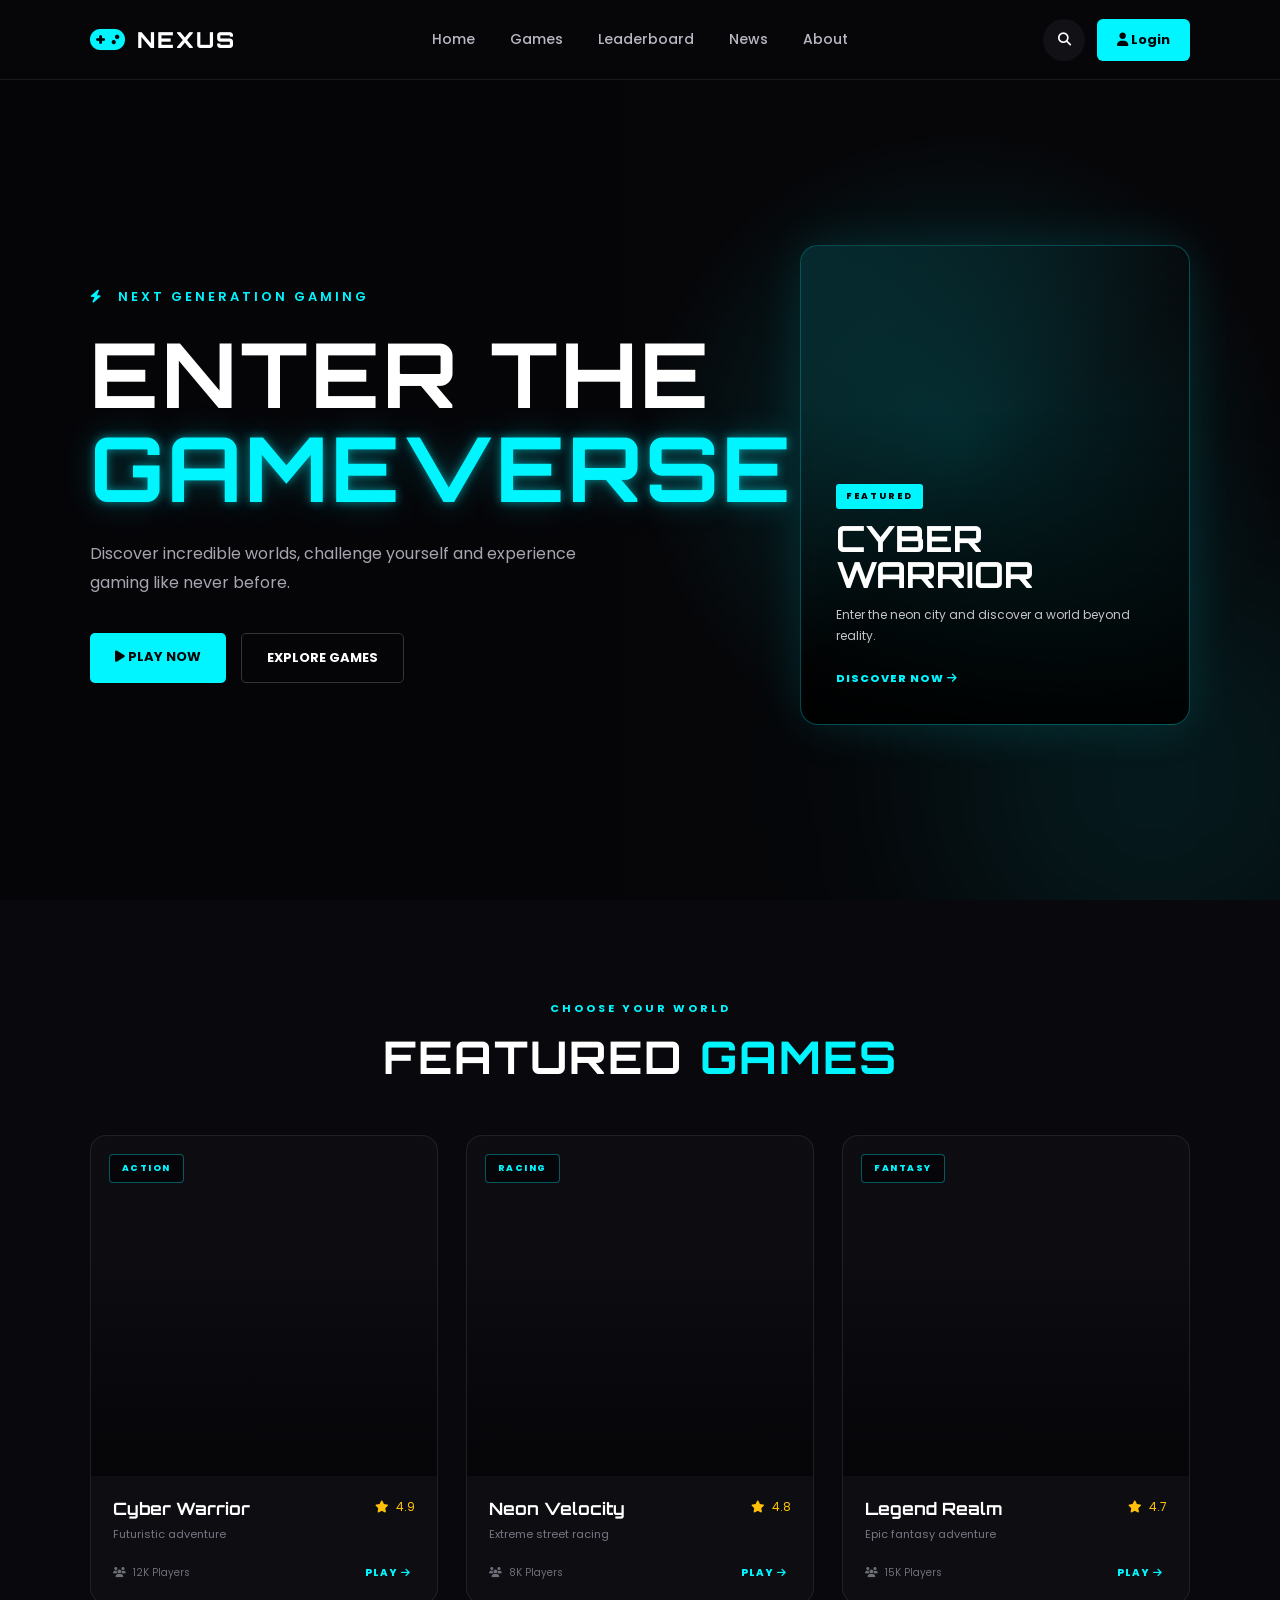
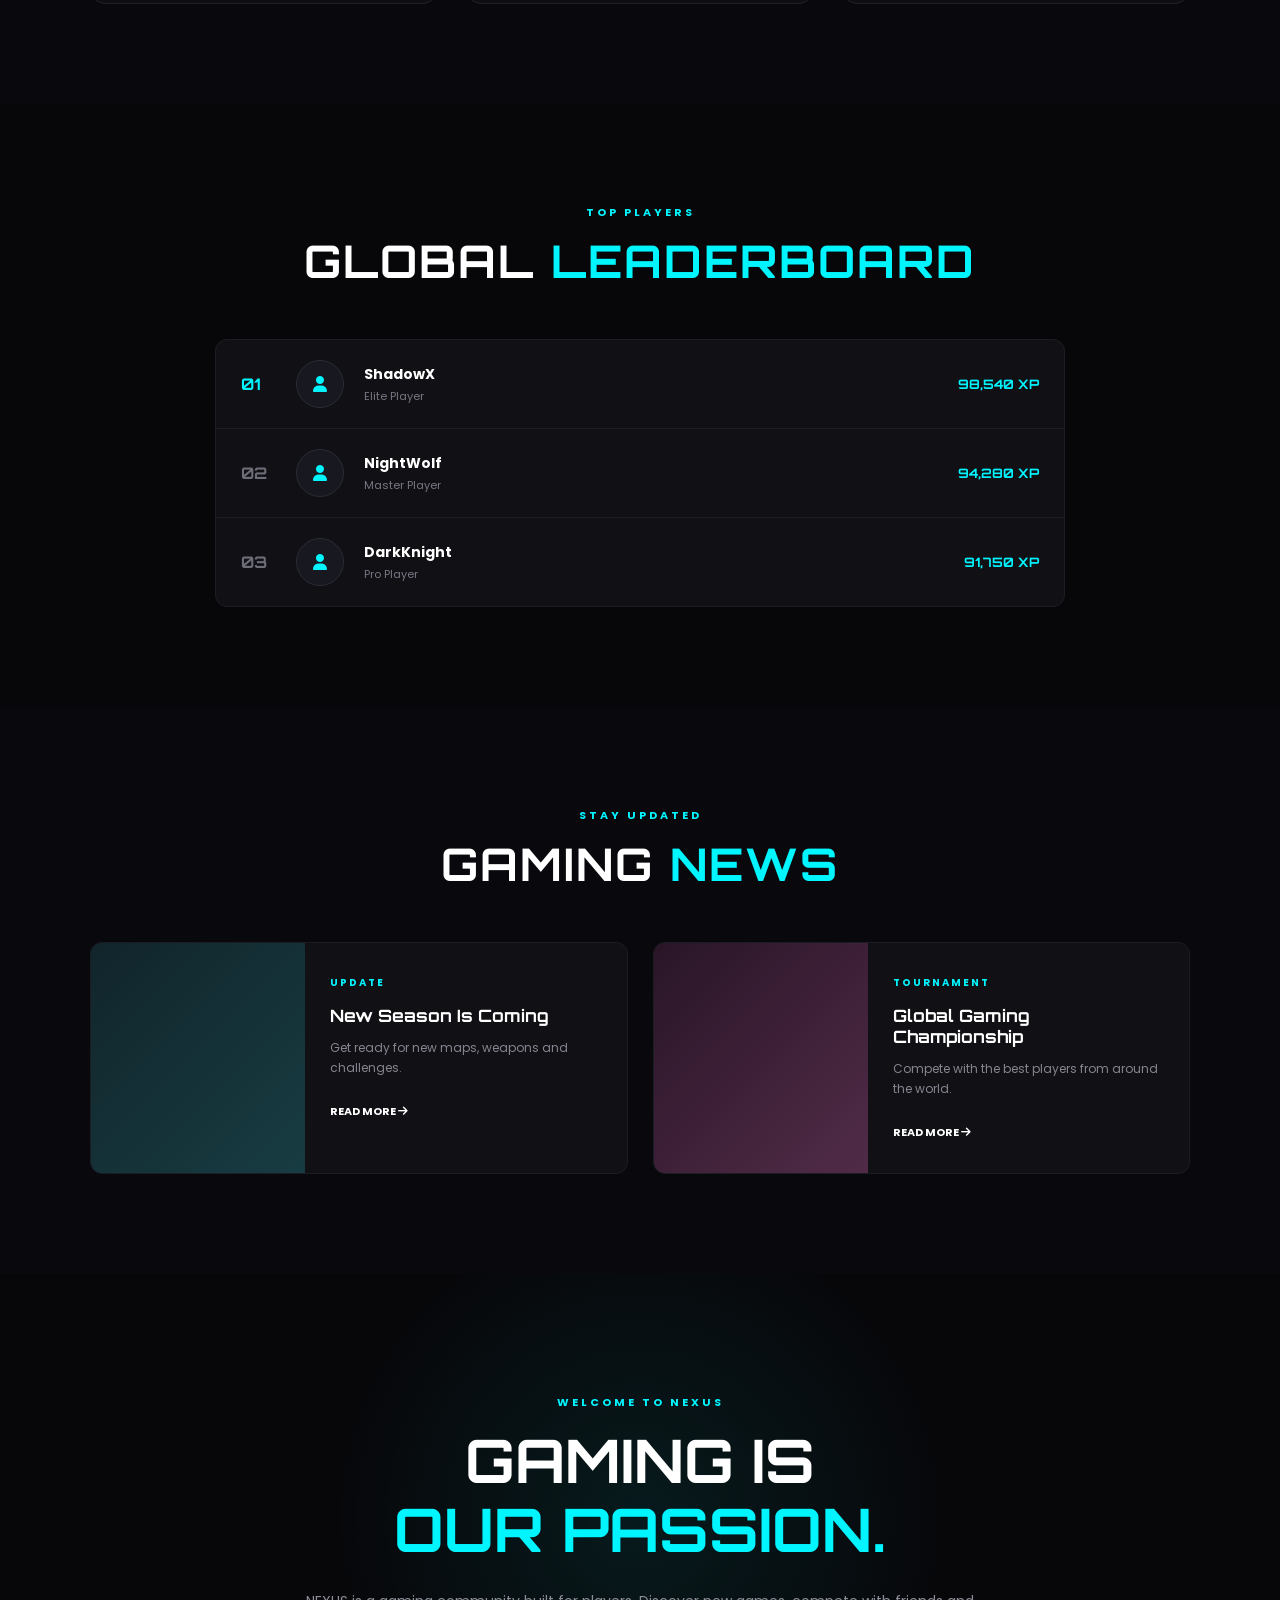
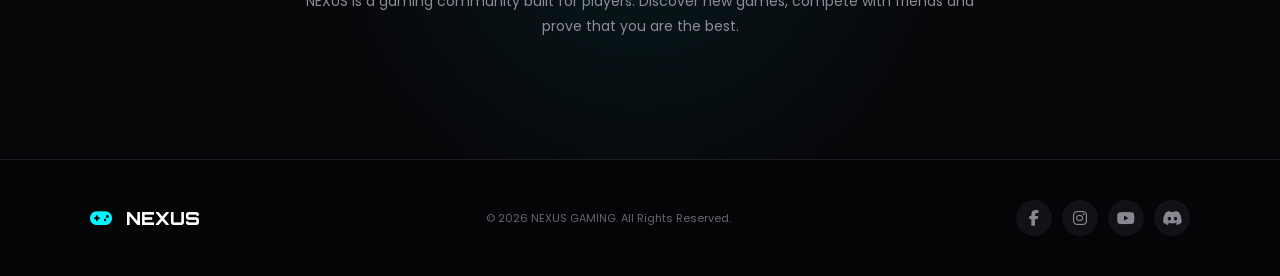
<file: index.html>
<!DOCTYPE html>
<html lang="en">
<head>
    <meta charset="UTF-8">
    <meta name="viewport" content="width=device-width, initial-scale=1.0">

    <title>NEXUS GAMING</title>

    <!-- Google Font -->
    <link rel="preconnect" href="https://fonts.googleapis.com">
    <link rel="preconnect" href="https://fonts.gstatic.com" crossorigin>
    <link href="https://fonts.googleapis.com/css2?family=Orbitron:wght@400;500;600;700;800&family=Poppins:wght@400;500;600;700&display=swap" rel="stylesheet">

    <!-- Font Awesome -->
    <link rel="stylesheet"
          href="https://cdnjs.cloudflare.com/ajax/libs/font-awesome/6.5.2/css/all.min.css">

    <!-- CSS -->
    <link rel="stylesheet" href="style.css">
</head>

<body>

    <!-- ================= HEADER ================= -->

    <header class="header">

        <div class="logo">
            <i class="fa-solid fa-gamepad"></i>
            <span>NEXUS</span>
        </div>

        <nav class="navbar">
            <a href="#home">Home</a>
            <a href="#games">Games</a>
            <a href="#leaderboard">Leaderboard</a>
            <a href="#news">News</a>
            <a href="#about">About</a>
        </nav>

        <div class="header-buttons">
            <button class="search-btn">
                <i class="fa-solid fa-magnifying-glass"></i>
            </button>

            <a href="login.html" class="login-btn">
    <i class="fa-solid fa-user"></i>
    Login
</a>
            </button>

            <button class="menu-btn">
                <i class="fa-solid fa-bars"></i>
            </button>
        </div>

    </header>


    <!-- ================= HOME ================= -->

 <section class="hero" id="home">

    <div class="hero-overlay"></div>

    <div class="hero-content">
        <p class="small-title">
            <i class="fa-solid fa-bolt"></i>
            NEXT GENERATION GAMING
        </p>

        <h1>
            ENTER THE<br>
            <span>GAMEVERSE</span>
        </h1>

        <p class="hero-text">
            Discover incredible worlds, challenge yourself
            and experience gaming like never before.
        </p>

        <div class="hero-buttons">
            <a href="#games" class="primary-btn">
                <i class="fa-solid fa-play"></i>
                PLAY NOW
            </a>

            <a href="#games" class="secondary-btn">
                EXPLORE GAMES
            </a>
        </div>
    </div>

    <div class="hero-feature">

        <div class="hero-feature-content">
            <span>FEATURED</span>

            <h2>CYBER<br>WARRIOR</h2>

            <p>
                Enter the neon city and discover
                a world beyond reality.
            </p>

            <a href="#games">
                DISCOVER NOW
                <i class="fa-solid fa-arrow-right"></i>
            </a>
        </div>

    </div>

</section>


    <!-- ================= FEATURED GAMES ================= -->
<section class="games-section" id="games">

    <div class="section-title">
        <p>CHOOSE YOUR WORLD</p>

        <h2>
            FEATURED <span>GAMES</span>
        </h2>
    </div>

    <div class="games-grid">

        <!-- GAME 1 -->

        <article class="game-card">

            <div class="game-image game-1">

                <div class="image-overlay"></div>

                <span class="game-tag">
                    ACTION
                </span>

                <button class="card-play">
                    <i class="fa-solid fa-play"></i>
                </button>

            </div>

            <div class="game-info">

                <div>
                    <h3>Cyber Warrior</h3>

                    <p>
                        Futuristic adventure
                    </p>
                </div>

                <div class="game-rating">
                    <i class="fa-solid fa-star"></i>
                    4.9
                </div>

            </div>

            <div class="game-footer">

                <span>
                    <i class="fa-solid fa-users"></i>
                    12K Players
                </span>

                <button class="play-game">
                    PLAY
                    <i class="fa-solid fa-arrow-right"></i>
                </button>

            </div>

        </article>


        <!-- GAME 2 -->

        <article class="game-card">

            <div class="game-image game-2">

                <div class="image-overlay"></div>

                <span class="game-tag">
                    RACING
                </span>

                <button class="card-play">
                    <i class="fa-solid fa-play"></i>
                </button>

            </div>

            <div class="game-info">

                <div>
                    <h3>Neon Velocity</h3>

                    <p>
                        Extreme street racing
                    </p>
                </div>

                <div class="game-rating">
                    <i class="fa-solid fa-star"></i>
                    4.8
                </div>

            </div>

            <div class="game-footer">

                <span>
                    <i class="fa-solid fa-users"></i>
                    8K Players
                </span>

                <button class="play-game">
                    PLAY
                    <i class="fa-solid fa-arrow-right"></i>
                </button>

            </div>

        </article>


        <!-- GAME 3 -->

        <article class="game-card">

            <div class="game-image game-3">

                <div class="image-overlay"></div>

                <span class="game-tag">
                    FANTASY
                </span>

                <button class="card-play">
                    <i class="fa-solid fa-play"></i>
                </button>

            </div>

            <div class="game-info">

                <div>
                    <h3>Legend Realm</h3>

                    <p>
                        Epic fantasy adventure
                    </p>
                </div>

                <div class="game-rating">
                    <i class="fa-solid fa-star"></i>
                    4.7
                </div>

            </div>

            <div class="game-footer">

                <span>
                    <i class="fa-solid fa-users"></i>
                    15K Players
                </span>

                <button class="play-game">
                    PLAY
                    <i class="fa-solid fa-arrow-right"></i>
                </button>

            </div>

        </article>

    </div>

</section>
 

    <!-- ================= LEADERBOARD ================= -->

    <section class="leaderboard" id="leaderboard">

        <div class="section-title">

            <p>TOP PLAYERS</p>

            <h2>
                GLOBAL <span>LEADERBOARD</span>
            </h2>

        </div>


        <div class="leaderboard-box">

            <div class="player player-top">

                <span class="rank">01</span>

                <div class="player-avatar">
                    <i class="fa-solid fa-user"></i>
                </div>

                <div class="player-info">
                    <h3>ShadowX</h3>
                    <p>Elite Player</p>
                </div>

                <strong>98,540 XP</strong>

            </div>


            <div class="player">

                <span class="rank">02</span>

                <div class="player-avatar">
                    <i class="fa-solid fa-user"></i>
                </div>

                <div class="player-info">
                    <h3>NightWolf</h3>
                    <p>Master Player</p>
                </div>

                <strong>94,280 XP</strong>

            </div>


            <div class="player">

                <span class="rank">03</span>

                <div class="player-avatar">
                    <i class="fa-solid fa-user"></i>
                </div>

                <div class="player-info">
                    <h3>DarkKnight</h3>
                    <p>Pro Player</p>
                </div>

                <strong>91,750 XP</strong>

            </div>

        </div>

    </section>


    <!-- ================= NEWS ================= -->

    <section class="news-section" id="news">

        <div class="section-title">

            <p>STAY UPDATED</p>

            <h2>
                GAMING <span>NEWS</span>
            </h2>

        </div>


        <div class="news-grid">

            <article class="news-card">

                <div class="news-image news-1"></div>

                <div class="news-content">

                    <span>UPDATE</span>

                    <h3>
                        New Season Is Coming
                    </h3>

                    <p>
                        Get ready for new maps,
                        weapons and challenges.
                    </p>

                    <a href="#">
                        READ MORE
                        <i class="fa-solid fa-arrow-right"></i>
                    </a>

                </div>

            </article>


            <article class="news-card">

                <div class="news-image news-2"></div>

                <div class="news-content">

                    <span>TOURNAMENT</span>

                    <h3>
                        Global Gaming Championship
                    </h3>

                    <p>
                        Compete with the best players
                        from around the world.
                    </p>

                    <a href="#">
                        READ MORE
                        <i class="fa-solid fa-arrow-right"></i>
                    </a>

                </div>

            </article>

        </div>

    </section>


    <!-- ================= ABOUT ================= -->

    <section class="about" id="about">

        <div class="about-content">

            <p>WELCOME TO NEXUS</p>

            <h2>
                GAMING IS<br>
                <span>OUR PASSION.</span>
            </h2>

            <p>
                NEXUS is a gaming community built for players.
                Discover new games, compete with friends and
                prove that you are the best.
            </p>

        </div>

    </section>


    <!-- ================= FOOTER ================= -->

    <footer class="footer">

        <div class="footer-logo">
            <i class="fa-solid fa-gamepad"></i>
            NEXUS
        </div>

        <p>
            © 2026 NEXUS GAMING. All Rights Reserved.
        </p>

        <div class="social-icons">

            <a href="#">
                <i class="fa-brands fa-facebook-f"></i>
            </a>

            <a href="#">
                <i class="fa-brands fa-instagram"></i>
            </a>

            <a href="#">
                <i class="fa-brands fa-youtube"></i>
            </a>

            <a href="#">
                <i class="fa-brands fa-discord"></i>
            </a>

        </div>

    </footer>


    <!-- JavaScript -->
    <script src="script.js"></script>

</body>
</html>
</file>
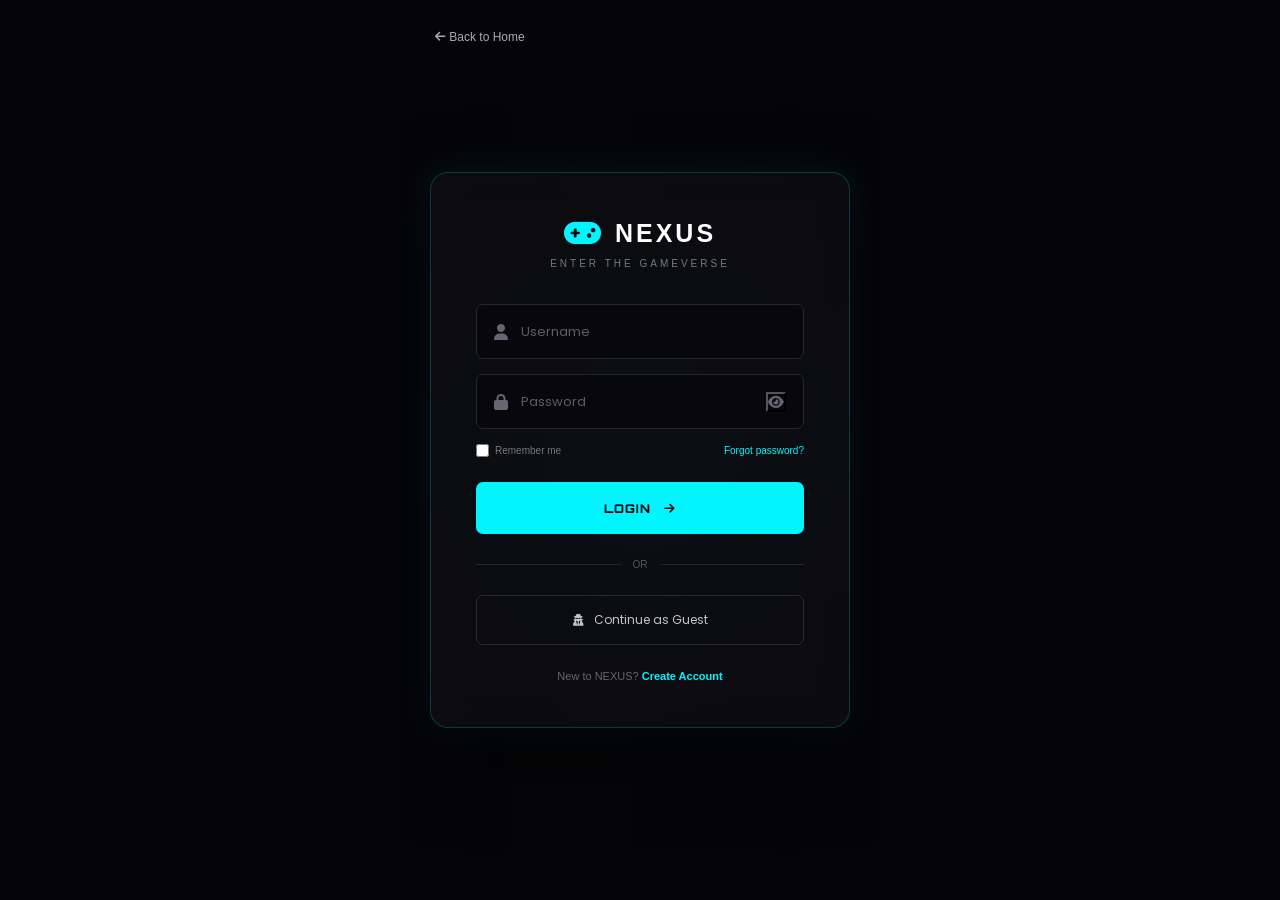
<file: login.html>
<!DOCTYPE html>
<html lang="en">

<head>
    <meta charset="UTF-8">
    <meta name="viewport" content="width=device-width, initial-scale=1.0">

    <title>NEXUS | Login</title>

    <link rel="preconnect" href="https://fonts.googleapis.com">
    <link rel="preconnect" href="https://fonts.gstatic.com" crossorigin>

    <link href="https://fonts.googleapis.com/css2?family=Orbitron:wght@500;600;700;800&family=Poppins:wght@400;500;600;700&display=swap" rel="stylesheet">

    <link rel="stylesheet"
          href="https://cdnjs.cloudflare.com/ajax/libs/font-awesome/6.5.2/css/all.min.css">

    <link rel="stylesheet" href="login.css">
</head>

<body>

    <div class="login-page">

        <div class="login-bg"></div>

        <a href="index.html" class="back-home">
            <i class="fa-solid fa-arrow-left"></i>
            Back to Home
        </a>


        <div class="login-box">

            <div class="login-logo">
                <i class="fa-solid fa-gamepad"></i>
                <span>NEXUS</span>
            </div>

            <p class="login-subtitle">
                ENTER THE GAMEVERSE
            </p>


            <form id="loginForm">

                <div class="input-box">

                    <i class="fa-solid fa-user"></i>

                    <input
                        type="text"
                        id="username"
                        placeholder="Username"
                        required
                    >

                </div>


                <div class="input-box">

                    <i class="fa-solid fa-lock"></i>

                    <input
                        type="password"
                        id="password"
                        placeholder="Password"
                        required
                    >

                    <button type="button" id="showPassword">
                        <i class="fa-solid fa-eye"></i>
                    </button>

                </div>


                <div class="login-options">

                    <label>
                        <input type="checkbox">
                        Remember me
                    </label>

                    <a href="#">
                        Forgot password?
                    </a>

                </div>


                <button type="submit" class="login-submit">
                    LOGIN
                    <i class="fa-solid fa-arrow-right"></i>
                </button>

            </form>


            <div class="divider">
                <span>OR</span>
            </div>


            <button class="guest-login" id="guestLogin">
                <i class="fa-solid fa-user-secret"></i>
                Continue as Guest
            </button>


            <p class="register-text">
                New to NEXUS?
                <a href="#" id="registerBtn">Create Account</a>
            </p>

        </div>

    </div>

    <script src="login.js"></script>

</body>
</html>
</file>
<file: style.css>
/* =========================
   RESET
========================= */

* {
    margin: 0;
    padding: 0;
    box-sizing: border-box;
    scroll-behavior: smooth;
}

body {
    font-family: "Poppins", sans-serif;
    background: #07070a;
    color: #ffffff;
    overflow-x: hidden;
}

a {
    text-decoration: none;
    color: inherit;
}

button {
    font-family: inherit;
    cursor: pointer;
    border: none;
}


/* =========================
   HEADER
========================= */

.header {
    width: 100%;
    height: 80px;
    padding: 0 7%;
    display: flex;
    align-items: center;
    justify-content: space-between;

    background: rgba(7, 7, 10, 0.92);
    border-bottom: 1px solid rgba(255, 255, 255, 0.08);

    position: fixed;
    top: 0;
    left: 0;
    z-index: 1000;

    backdrop-filter: blur(15px);
}

.logo {
    display: flex;
    align-items: center;
    gap: 10px;

    font-family: "Orbitron", sans-serif;
    font-size: 22px;
    font-weight: 800;
    letter-spacing: 2px;
}

.logo i {
    color: #00f5ff;
    font-size: 28px;
}

.navbar {
    display: flex;
    gap: 35px;
}

.navbar a {
    color: #b8b8c2;
    font-size: 14px;
    font-weight: 500;

    transition: 0.3s;
}

.navbar a:hover {
    color: #00f5ff;
}

.header-buttons {
    display: flex;
    align-items: center;
    gap: 12px;
}

.search-btn,
.menu-btn {
    width: 42px;
    height: 42px;

    border-radius: 50%;
    background: #111116;
    color: white;

    transition: 0.3s;
}

.search-btn:hover,
.menu-btn:hover {
    color: #00f5ff;
    box-shadow: 0 0 20px rgba(0, 245, 255, 0.25);
}

.login-btn {
    padding: 11px 20px;

    border-radius: 6px;

    background: #00f5ff;
    color: #050507;

    font-size: 13px;
    font-weight: 700;

    transition: 0.3s;
}

.login-btn:hover {
    transform: translateY(-2px);
    box-shadow: 0 0 25px rgba(0, 245, 255, 0.5);
}

.menu-btn {
    display: none;
}


/* =========================
   HERO
========================= */

.hero {
    min-height: 100vh;
    padding: 150px 7% 80px;

    display: flex;
    align-items: center;
    justify-content: space-between;

    position: relative;
    overflow: hidden;

    background:
        radial-gradient(
            circle at 80% 45%,
            rgba(0, 245, 255, 0.13),
            transparent 30%
        ),
        #07070a;
}

.hero::before {
    content: "";

    position: absolute;
    width: 450px;
    height: 450px;

    background: rgba(0, 245, 255, 0.08);

    filter: blur(100px);

    right: -100px;
    bottom: -100px;

    border-radius: 50%;
}

.hero-content {
    max-width: 650px;
    position: relative;
    z-index: 2;
}

.small-title {
    color: #00f5ff;
    font-size: 13px;
    font-weight: 600;
    letter-spacing: 3px;

    margin-bottom: 20px;
}

.small-title i {
    margin-right: 8px;
}

.hero h1 {
    font-family: "Orbitron", sans-serif;

    font-size: clamp(50px, 7vw, 90px);
    line-height: 1.05;

    letter-spacing: 3px;
}

.hero h1 span {
    color: #00f5ff;

    text-shadow:
        0 0 10px rgba(0, 245, 255, 0.5),
        0 0 30px rgba(0, 245, 255, 0.25);
}

.hero-text {
    color: #a6a6b0;

    max-width: 520px;

    line-height: 1.8;

    margin: 25px 0 35px;
}

.hero-buttons {
    display: flex;
    gap: 15px;
}

.primary-btn,
.secondary-btn {
    padding: 14px 25px;

    font-size: 13px;
    font-weight: 700;

    border-radius: 5px;

    transition: 0.3s;
}

.primary-btn {
    background: #00f5ff;
    color: #050507;
}

.primary-btn:hover {
    transform: translateY(-3px);
    box-shadow: 0 0 30px rgba(0, 245, 255, 0.5);
}

.secondary-btn {
    border: 1px solid #33343c;
    color: white;
}

.secondary-btn:hover {
    border-color: #00f5ff;
    color: #00f5ff;
}

.hero-image {
    width: 43%;
    height: 520px;

    position: relative;

    border-radius: 20px;

    background:
        linear-gradient(
            135deg,
            rgba(0, 245, 255, 0.1),
            rgba(255, 0, 150, 0.08)
        );

    border: 1px solid rgba(255, 255, 255, 0.08);

    box-shadow:
        inset 0 0 80px rgba(0, 245, 255, 0.05),
        0 0 50px rgba(0, 0, 0, 0.5);

    overflow: hidden;
}

.hero-image::after {
    content: "NEXUS";

    position: absolute;

    font-family: "Orbitron", sans-serif;

    font-size: 70px;
    font-weight: 800;

    color: rgba(255, 255, 255, 0.035);

    transform: rotate(-20deg);

    top: 40%;
    left: 10%;
}

.hero-badge {
    position: absolute;

    top: 25px;
    right: 25px;

    padding: 9px 15px;

    background: rgba(0, 245, 255, 0.1);
    border: 1px solid rgba(0, 245, 255, 0.3);

    color: #00f5ff;

    font-size: 11px;
    font-weight: 700;

    border-radius: 5px;

    z-index: 2;
}


/* =========================
   SECTION TITLE
========================= */

.section-title {
    text-align: center;
    margin-bottom: 50px;
}

.section-title p {
    color: #00f5ff;

    font-size: 11px;
    font-weight: 700;

    letter-spacing: 3px;

    margin-bottom: 12px;
}

.section-title h2 {
    font-family: "Orbitron", sans-serif;

    font-size: clamp(28px, 4vw, 45px);

    letter-spacing: 2px;
}

.section-title h2 span {
    color: #00f5ff;
}


/* =========================
   GAMES
========================= */

.games-section {
    padding: 100px 7%;

    background: #09090d;
}

.games-grid {
    display: grid;

    grid-template-columns:
        repeat(3, 1fr);

    gap: 25px;
}

.game-card {
    background: #101015;

    border: 1px solid #1d1d25;

    border-radius: 12px;

    overflow: hidden;

    transition: 0.4s;
}

.game-card:hover {
    transform: translateY(-8px);

    border-color: rgba(0, 245, 255, 0.4);

    box-shadow:
        0 20px 50px rgba(0, 0, 0, 0.5),
        0 0 25px rgba(0, 245, 255, 0.08);
}

.game-image {
    height: 250px;

    position: relative;

    background-size: cover;
    background-position: center;

    overflow: hidden;
}

.game-1 {
    background:
        linear-gradient(
            135deg,
            #101b29,
            #123c4a
        );
}

.game-2 {
    background:
        linear-gradient(
            135deg,
            #261313,
            #56321c
        );
}

.game-3 {
    background:
        linear-gradient(
            135deg,
            #171329,
            #34265c
        );
}

.game-tag {
    position: absolute;

    top: 15px;
    left: 15px;

    padding: 6px 10px;

    background: rgba(0, 0, 0, 0.65);

    color: #00f5ff;

    border: 1px solid rgba(0, 245, 255, 0.3);

    border-radius: 4px;

    font-size: 10px;
    font-weight: 700;
}

.game-info {
    padding: 22px;
}

.game-info h3 {
    font-family: "Orbitron", sans-serif;

    font-size: 18px;

    margin-bottom: 8px;
}

.game-info p {
    color: #858590;

    font-size: 13px;
}

.game-bottom {
    margin-top: 20px;

    display: flex;
    align-items: center;
    justify-content: space-between;
}

.game-bottom span {
    color: #ffc107;

    font-size: 13px;
}

.play-game {
    background: transparent;

    color: #00f5ff;

    font-size: 12px;
    font-weight: 700;

    transition: 0.3s;
}

.play-game:hover {
    letter-spacing: 1px;
}
/* =========================
   PART 4 - GAMING VISUALS
========================= */


/* HERO BACKGROUND */

.hero {
    min-height: 100vh;

    position: relative;

    background:
        linear-gradient(
            90deg,
            rgba(5, 5, 8, 0.98) 0%,
            rgba(5, 5, 8, 0.78) 45%,
            rgba(5, 5, 8, 0.25) 100%
        ),
        url("https://wallpapersden.com/2023-gaming-cyberpunk-2077-4k-wallpaper/");

    background-size: cover;
    background-position: center;

    overflow: hidden;
}


/* DARK HERO OVERLAY */

.hero-overlay {
    position: absolute;

    inset: 0;

    background:
        radial-gradient(
            circle at 75% 50%,
            rgba(0, 245, 255, 0.15),
            transparent 30%
        );

    pointer-events: none;
}


/* HERO CONTENT ABOVE BACKGROUND */

.hero-content {
    position: relative;

    z-index: 3;
}


/* HERO FEATURE CARD */

.hero-feature {
    width: 390px;
    min-height: 480px;

    position: relative;

    display: flex;
    align-items: flex-end;

    padding: 35px;

    border-radius: 18px;

    overflow: hidden;

    z-index: 2;

    background:
        linear-gradient(
            0deg,
            rgba(0, 0, 0, 0.9),
            transparent 65%
        ),
        url("https://media.easy-peasy.ai/18ac1c7c-b18e-41f1-939d-5d910c492742/9fbcc9c4-03ac-473a-9f6a-2c8581bf2741_medium.webp");

    background-size: cover;
    background-position: center;

    border: 1px solid rgba(0, 245, 255, 0.3);

    box-shadow:
        0 0 50px rgba(0, 245, 255, 0.12);
}

.hero-feature::before {
    content: "";

    position: absolute;

    inset: 0;

    background:
        linear-gradient(
            135deg,
            rgba(0, 245, 255, 0.12),
            transparent 50%
        );

    pointer-events: none;
}

.hero-feature-content {
    position: relative;

    z-index: 2;
}

.hero-feature-content > span {
    display: inline-block;

    padding: 6px 10px;

    background: #00f5ff;

    color: #050507;

    font-size: 9px;

    font-weight: 800;

    letter-spacing: 2px;

    border-radius: 3px;

    margin-bottom: 12px;
}

.hero-feature h2 {
    font-family: "Orbitron", sans-serif;

    font-size: 36px;

    line-height: 1;

    margin-bottom: 12px;
}

.hero-feature p {
    color: #c4c4cb;

    font-size: 12px;

    line-height: 1.7;

    margin-bottom: 18px;
}

.hero-feature a {
    color: #00f5ff;

    font-size: 11px;

    font-weight: 800;

    letter-spacing: 1px;
}


/* =========================
   PREMIUM GAME CARDS
========================= */

.games-grid {
    display: grid;

    grid-template-columns:
        repeat(3, 1fr);

    gap: 28px;
}

.game-card {
    position: relative;

    background: #0d0d12;

    border: 1px solid rgba(255, 255, 255, 0.08);

    border-radius: 16px;

    overflow: hidden;

    transition:
        transform 0.45s ease,
        border-color 0.45s ease,
        box-shadow 0.45s ease;
}

.game-card:hover {
    transform: translateY(-12px);

    border-color: rgba(0, 245, 255, 0.5);

    box-shadow:
        0 25px 60px rgba(0, 0, 0, 0.6),
        0 0 35px rgba(0, 245, 255, 0.12);
}


/* GAME IMAGE */

.game-image {
    height: 340px;

    position: relative;

    overflow: hidden;

    background-size: cover;

    background-position: center;

    transition: transform 0.6s ease;
}

.game-card:hover .game-image {
    transform: scale(1.04);
}


/* REAL IMAGE BACKGROUNDS */

.game-1 {
    background-image:
        url("https://media.easy-peasy.ai/18ac1c7c-b18e-41f1-939d-5d910c492742/9fbcc9c4-03ac-473a-9f6a-2c8581bf2741_medium.webp");
}

.game-2 {
    background-image:
        url("https://wallpaperbat.com/img/692629-neon-wallpaper.jpg");
}

.game-3 {
    background-image:
        url("https://wall.alphacoders.com/big.php?i=386978");
}


/* IMAGE DARK GRADIENT */

.image-overlay {
    position: absolute;

    inset: 0;

    background:
        linear-gradient(
            0deg,
            rgba(5, 5, 8, 0.95) 0%,
            rgba(5, 5, 8, 0.05) 65%
        );

    transition: 0.4s;
}

.game-card:hover .image-overlay {
    background:
        linear-gradient(
            0deg,
            rgba(5, 5, 8, 0.95),
            rgba(0, 245, 255, 0.08)
        );
}


/* GAME TAG */

.game-tag {
    position: absolute;

    top: 18px;
    left: 18px;

    padding: 7px 12px;

    background: rgba(5, 5, 8, 0.75);

    border: 1px solid rgba(0, 245, 255, 0.35);

    backdrop-filter: blur(8px);

    color: #00f5ff;

    border-radius: 4px;

    font-size: 9px;

    font-weight: 800;

    letter-spacing: 1.5px;
}


/* CENTER PLAY BUTTON */

.card-play {
    position: absolute;

    top: 50%;
    left: 50%;

    transform: translate(-50%, -50%) scale(0.7);

    width: 65px;
    height: 65px;

    border-radius: 50%;

    display: flex;

    align-items: center;
    justify-content: center;

    background: rgba(0, 245, 255, 0.9);

    color: #050507;

    opacity: 0;

    transition: 0.4s;

    box-shadow:
        0 0 30px rgba(0, 245, 255, 0.5);
}

.game-card:hover .card-play {
    opacity: 1;

    transform:
        translate(-50%, -50%)
        scale(1);
}

.card-play:hover {
    background: white;

    transform:
        translate(-50%, -50%)
        scale(1.1) !important;
}


/* GAME INFO */

.game-info {
    padding: 22px 22px 10px;

    display: flex;

    align-items: flex-start;

    justify-content: space-between;

    gap: 15px;
}

.game-info h3 {
    font-family: "Orbitron", sans-serif;

    font-size: 17px;

    margin-bottom: 7px;
}

.game-info p {
    color: #777783;

    font-size: 11px;
}

.game-rating {
    color: #ffc107;

    font-size: 12px;

    white-space: nowrap;
}

.game-rating i {
    margin-right: 4px;
}


/* GAME FOOTER */

.game-footer {
    padding: 12px 22px 22px;

    display: flex;

    align-items: center;

    justify-content: space-between;
}

.game-footer > span {
    color: #6f6f7a;

    font-size: 10px;
}

.game-footer i {
    margin-right: 4px;
}

.play-game {
    color: #00f5ff;

    background: transparent;

    font-size: 10px;

    font-weight: 800;

    letter-spacing: 1px;

    transition: 0.3s;
}

.play-game:hover {
    letter-spacing: 2px;

    text-shadow:
        0 0 10px rgba(0, 245, 255, 0.6);
}


/* =========================
   RESPONSIVE
========================= */

@media (max-width: 900px) {

    .hero-feature {
        width: 100%;

        min-height: 350px;
    }

    .games-grid {
        grid-template-columns: 1fr 1fr;
    }
}


@media (max-width: 600px) {

    .hero-feature {
        min-height: 320px;

        padding: 25px;
    }

    .hero-feature h2 {
        font-size: 28px;
    }

    .games-grid {
        grid-template-columns: 1fr;
    }

    .game-image {
        height: 300px;
    }
}


/* =========================
   LEADERBOARD
========================= */

.leaderboard {
    padding: 100px 7%;

    background: #07070a;
}

.leaderboard-box {
    max-width: 850px;

    margin: auto;

    background: #101015;

    border: 1px solid #1c1c24;

    border-radius: 12px;

    overflow: hidden;
}

.player {
    display: flex;
    align-items: center;

    gap: 20px;

    padding: 20px 25px;

    border-bottom: 1px solid #1c1c24;

    transition: 0.3s;
}

.player:last-child {
    border-bottom: none;
}

.player:hover {
    background: #15151c;
}

.rank {
    width: 35px;

    color: #6d6d78;

    font-family: "Orbitron", sans-serif;

    font-weight: 700;
}

.player-top .rank {
    color: #00f5ff;
}

.player-avatar {
    width: 48px;
    height: 48px;

    border-radius: 50%;

    display: flex;
    align-items: center;
    justify-content: center;

    background: #181820;

    color: #00f5ff;

    border: 1px solid #2b2b35;
}

.player-info {
    flex: 1;
}

.player-info h3 {
    font-size: 14px;
}

.player-info p {
    color: #777783;

    font-size: 11px;

    margin-top: 3px;
}

.player strong {
    color: #00f5ff;

    font-family: "Orbitron", sans-serif;

    font-size: 13px;
}


/* =========================
   NEWS
========================= */

.news-section {
    padding: 100px 7%;

    background: #09090d;
}

.news-grid {
    display: grid;

    grid-template-columns:
        repeat(2, 1fr);

    gap: 25px;
}

.news-card {
    display: flex;

    background: #101015;

    border: 1px solid #1c1c24;

    border-radius: 12px;

    overflow: hidden;

    transition: 0.3s;
}

.news-card:hover {
    transform: translateY(-5px);

    border-color: rgba(0, 245, 255, 0.3);
}

.news-image {
    width: 40%;

    min-height: 230px;
}

.news-1 {
    background:
        linear-gradient(
            135deg,
            #11252b,
            #173c42
        );
}

.news-2 {
    background:
        linear-gradient(
            135deg,
            #291527,
            #512b48
        );
}

.news-content {
    padding: 25px;

    flex: 1;
}

.news-content > span {
    color: #00f5ff;

    font-size: 10px;

    font-weight: 700;

    letter-spacing: 2px;
}

.news-content h3 {
    font-family: "Orbitron", sans-serif;

    font-size: 17px;

    margin: 12px 0;
}

.news-content p {
    color: #858590;

    font-size: 12px;

    line-height: 1.7;

    margin-bottom: 18px;
}

.news-content a {
    color: white;

    font-size: 11px;

    font-weight: 700;

    transition: 0.3s;
}

.news-content a:hover {
    color: #00f5ff;
}


/* =========================
   ABOUT
========================= */

.about {
    padding: 120px 7%;

    text-align: center;

    background:
        radial-gradient(
            circle at center,
            rgba(0, 245, 255, 0.08),
            transparent 45%
        ),
        #07070a;
}

.about-content {
    max-width: 700px;

    margin: auto;
}

.about-content > p:first-child {
    color: #00f5ff;

    font-size: 11px;

    letter-spacing: 3px;

    font-weight: 700;

    margin-bottom: 15px;
}

.about h2 {
    font-family: "Orbitron", sans-serif;

    font-size: clamp(35px, 6vw, 60px);

    line-height: 1.15;

    margin-bottom: 25px;
}

.about h2 span {
    color: #00f5ff;
}

.about-content > p:last-child {
    color: #8d8d97;

    font-size: 14px;

    line-height: 1.8;
}


/* =========================
   FOOTER
========================= */

.footer {
    padding: 40px 7%;

    border-top: 1px solid #1b1b22;

    display: flex;

    align-items: center;

    justify-content: space-between;

    background: #050507;
}

.footer-logo {
    font-family: "Orbitron", sans-serif;

    font-size: 18px;

    font-weight: 800;
}

.footer-logo i {
    color: #00f5ff;

    margin-right: 7px;
}

.footer p {
    color: #666672;

    font-size: 11px;
}

.social-icons {
    display: flex;

    gap: 10px;
}

.social-icons a {
    width: 36px;
    height: 36px;

    display: flex;

    align-items: center;
    justify-content: center;

    border-radius: 50%;

    background: #111116;

    color: #888892;

    transition: 0.3s;
}

.social-icons a:hover {
    color: #00f5ff;

    transform: translateY(-3px);
}


/* =========================
   RESPONSIVE
========================= */

@media (max-width: 900px) {

    .navbar {
        position: absolute;

        top: 80px;
        left: 0;

        width: 100%;

        padding: 25px;

        display: none;

        flex-direction: column;

        background: #0b0b0f;

        border-bottom: 1px solid #1d1d25;
    }

    .navbar.active {
        display: flex;
    }

    .menu-btn {
        display: block;
    }

    .hero {
        flex-direction: column;

        align-items: flex-start;

        gap: 60px;
    }

    .hero-image {
        width: 100%;
        height: 350px;
    }

    .games-grid {
        grid-template-columns: 1fr 1fr;
    }

    .news-grid {
        grid-template-columns: 1fr;
    }
}


@media (max-width: 600px) {

    .header {
        padding: 0 5%;
    }

    .logo {
        font-size: 18px;
    }

    .logo i {
        font-size: 23px;
    }

    .search-btn {
        display: none;
    }

    .login-btn {
        padding: 9px 14px;
    }

    .hero {
        padding: 130px 5% 70px;
    }

    .hero h1 {
        font-size: 45px;
    }

    .hero-buttons {
        flex-direction: column;

        width: 100%;
    }

    .primary-btn,
    .secondary-btn {
        text-align: center;
    }

    .hero-image {
        height: 280px;
    }

    .games-section,
    .leaderboard,
    .news-section {
        padding: 75px 5%;
    }

    .games-grid {
        grid-template-columns: 1fr;
    }

    .game-image {
        height: 230px;
    }

    .player {
        padding: 17px 15px;

        gap: 12px;
    }

    .player strong {
        font-size: 10px;
    }

    .news-card {
        flex-direction: column;
    }

    .news-image {
        width: 100%;

        height: 200px;

        min-height: 0;
    }

    .footer {
        flex-direction: column;

        gap: 20px;

        text-align: center;
    }
}
</file>
<file: login.css>
*{
    margin:0;
    padding:0;
    box-sizing:border-box;
    font-family:Arial, Helvetica, sans-serif;
}

body{
    background:#0a0a0a;
    color:#fff;
    height:100vh;
    display:flex;
    justify-content:center;
    align-items:center;
    overflow:hidden;
}

/* Container */

.container{
    text-align:center;
}

/* Torch Area */

.torch-area{
    position:relative;
    width:250px;
    height:300px;
    margin:auto;
}

/* Light */

.light{
    position:absolute;
    left:50%;
    top:-160px;
    transform:translateX(-50%);
    width:180px;
    height:180px;
    border-radius:50%;
    background:rgba(255,255,180,.9);
    filter:blur(60px);
    opacity:0;
    transition:.5s;
}

/* Torch Icon */

.torch-icon{
    font-size:130px;
    color:#777;
    position:absolute;
    bottom:0;
    left:50%;
    transform:translateX(-50%);
    transition:.4s;
}

/* ON Button */

#toggleBtn{
    margin-top:35px;
    padding:14px 40px;
    border:none;
    border-radius:30px;
    background:#00b894;
    color:#fff;
    font-size:20px;
    cursor:pointer;
    transition:.3s;
}

#toggleBtn:hover{
    background:#009d7d;
}

/* Light ON */

.light.on{
    opacity:1;
}

.torch-icon.on{
    color:#ffe066;
    text-shadow:
        0 0 20px #fff799,
        0 0 40px #ffee58,
        0 0 70px #ffd600;
}

/* Payment Page */

.payment-overlay{
    position:fixed;
    inset:0;
    background:rgba(0,0,0,.75);
    display:none;
    justify-content:center;
    align-items:center;
}

/* Card */

.payment-card{
    width:360px;
    background:#fff;
    color:#111;
    border-radius:18px;
    padding:30px;
    text-align:center;
    box-shadow:0 20px 60px rgba(0,0,0,.4);
}

.payment-card h2{
    margin-bottom:10px;
}

.demo-text{
    color:#777;
    margin-bottom:25px;
}

.old-price{
    color:#999;
    text-decoration:line-through;
    font-size:24px;
}

.save{
    display:block;
    color:green;
    font-weight:bold;
    margin:10px 0;
}

.price h1{
    font-size:65px;
    color:#111;
}

.pay-btn{
    width:100%;
    padding:15px;
    border:none;
    border-radius:12px;
    background:#0070f3;
    color:#fff;
    font-size:20px;
    cursor:pointer;
    margin-top:20px;
}

.pay-btn:hover{
    background:#005ed0;
}

.cancel-btn{
    width:100%;
    padding:15px;
    border:none;
    border-radius:12px;
    background:#ddd;
    font-size:18px;
    cursor:pointer;
    margin-top:12px;
}

.cancel-btn:hover{
    background:#c8c8c8;
}
* {
    margin: 0;
    padding: 0;
    box-sizing: border-box;
}

body {
    font-family: "Poppins", sans-serif;
    background: #050507;
    color: white;
}

.login-page {
    min-height: 100vh;

    display: flex;
    align-items: center;
    justify-content: center;

    position: relative;
    overflow: hidden;

    padding: 30px;
}

.login-bg {
    position: absolute;
    inset: 0;

    background:
        linear-gradient(
            90deg,
            rgba(5, 5, 8, 0.95),
            rgba(5, 5, 8, 0.7)
        ),
        url("https://images.unsplash.com/photo-1542751371-adc38448a05e?auto=format&fit=crop&w=2000&q=80");

    background-size: cover;
    background-position: center;

    filter: saturate(1.2);
}

.login-bg::after {
    content: "";

    position: absolute;
    inset: 0;

    background:
        radial-gradient(
            circle at center,
            rgba(0, 245, 255, 0.13),
            transparent 45%
        );
}

.back-home {
    position: absolute;

    top: 30px;
    left: 35px;

    color: #aaaab4;

    font-size: 12px;

    text-decoration: none;

    z-index: 5;

    transition: 0.3s;
}

.back-home:hover {
    color: #00f5ff;
}

.login-box {
    width: 420px;

    position: relative;
    z-index: 4;

    padding: 45px;

    background: rgba(13, 13, 18, 0.88);

    border: 1px solid rgba(0, 245, 255, 0.2);

    border-radius: 18px;

    backdrop-filter: blur(18px);

    box-shadow:
        0 30px 80px rgba(0, 0, 0, 0.65),
        0 0 40px rgba(0, 245, 255, 0.08);
}

.login-logo {
    display: flex;

    align-items: center;
    justify-content: center;

    gap: 10px;

    font-family: "Orbitron", sans-serif;

    font-size: 25px;

    font-weight: 800;

    letter-spacing: 3px;
}

.login-logo i {
    color: #00f5ff;

    font-size: 30px;
}

.login-subtitle {
    text-align: center;

    color: #777783;

    font-size: 10px;

    letter-spacing: 3px;

    margin-top: 10px;

    margin-bottom: 35px;
}

.input-box {
    height: 55px;

    display: flex;

    align-items: center;

    gap: 13px;

    padding: 0 17px;

    margin-bottom: 15px;

    background: #08080c;

    border: 1px solid #25252d;

    border-radius: 7px;

    transition: 0.3s;
}

.input-box:focus-within {
    border-color: #00f5ff;

    box-shadow:
        0 0 20px rgba(0, 245, 255, 0.08);
}

.input-box > i {
    color: #666672;
}

.input-box input {
    flex: 1;

    width: 100%;

    border: none;
    outline: none;

    background: transparent;

    color: white;

    font-family: "Poppins", sans-serif;

    font-size: 13px;
}

.input-box input::placeholder {
    color: #5d5d68;
}

#showPassword {
    background: transparent;

    color: #666672;

    font-size: 14px;
}

.login-options {
    display: flex;

    align-items: center;
    justify-content: space-between;

    margin: 5px 0 25px;

    font-size: 10px;

    color: #777783;
}

.login-options label {
    display: flex;

    align-items: center;

    gap: 6px;
}

.login-options input {
    accent-color: #00f5ff;
}

.login-options a {
    color: #00f5ff;

    text-decoration: none;
}

.login-submit {
    width: 100%;

    height: 52px;

    border: none;

    border-radius: 7px;

    background: #00f5ff;

    color: #050507;

    font-family: "Orbitron", sans-serif;

    font-size: 12px;

    font-weight: 800;

    letter-spacing: 1px;

    cursor: pointer;

    transition: 0.3s;
}

.login-submit:hover {
    transform: translateY(-2px);

    box-shadow:
        0 0 30px rgba(0, 245, 255, 0.4);
}

.login-submit i {
    margin-left: 8px;
}

.divider {
    display: flex;

    align-items: center;

    gap: 12px;

    margin: 25px 0;

    color: #555560;

    font-size: 10px;
}

.divider::before,
.divider::after {
    content: "";

    height: 1px;

    flex: 1;

    background: #25252d;
}

.guest-login {
    width: 100%;

    height: 50px;

    background: transparent;

    border: 1px solid #292932;

    border-radius: 7px;

    color: #c4c4cc;

    font-family: "Poppins", sans-serif;

    font-size: 12px;

    cursor: pointer;

    transition: 0.3s;
}

.guest-login:hover {
    color: #00f5ff;

    border-color: #00f5ff;
}

.guest-login i {
    margin-right: 7px;
}

.register-text {
    text-align: center;

    color: #666672;

    font-size: 11px;

    margin-top: 25px;
}

.register-text a {
    color: #00f5ff;

    text-decoration: none;

    font-weight: 600;
}

@media (max-width: 500px) {

    .login-page {
        padding: 20px;
    }

    .login-box {
        width: 100%;

        padding: 35px 25px;
    }

    .back-home {
        top: 18px;
        left: 20px;
    }
}
</file>
